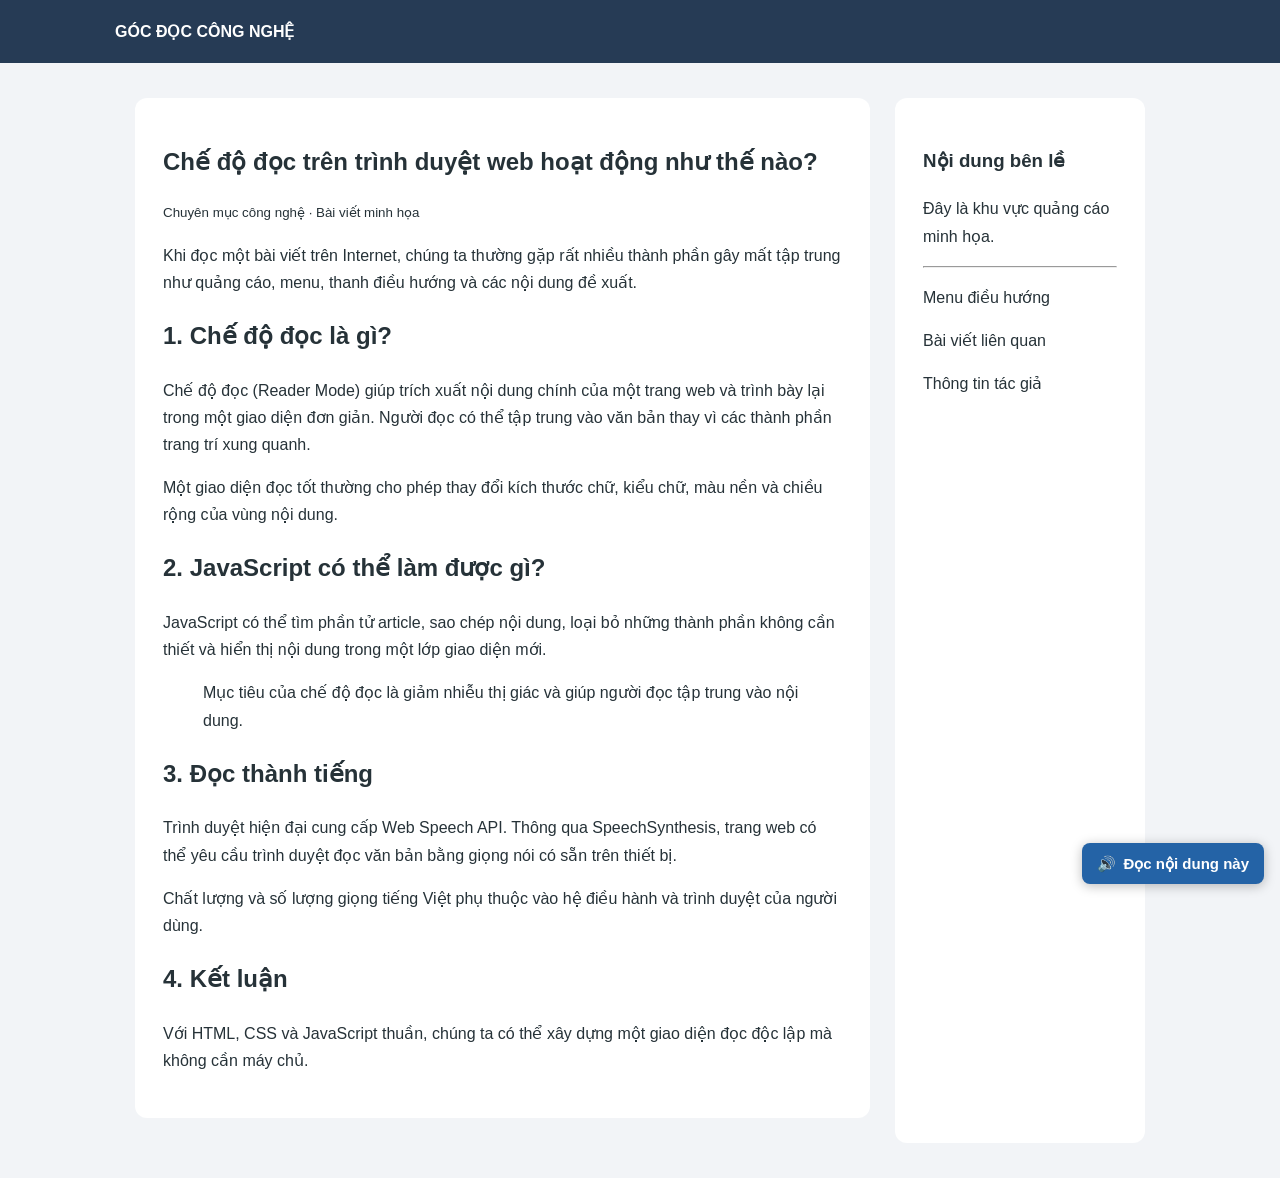
<file: tts-widget-embeding-web/index.html>
<!DOCTYPE html>
<html lang="vi">
<head>
<meta charset="UTF-8">
<meta name="viewport" content="width=device-width, initial-scale=1">
<title>TTS Widget - Web Reader</title>
<style>
:root{color-scheme:light}
*{box-sizing:border-box}
body{margin:0;font:16px/1.7 Arial,sans-serif;background:#f2f4f7;color:#263238}
button,select,input{font:inherit}
button{border:0;border-radius:7px;padding:9px 13px;background:#2463a6;color:#fff;cursor:pointer}
button:hover:not(:disabled){filter:brightness(1.08)}
button:disabled{opacity:.42;cursor:not-allowed}
button.secondary{background:#64748b}
button.danger{background:#b83a3a}
button.active{outline:2px solid #fbbf24;outline-offset:2px}
header{padding:18px max(20px,calc((100% - 1050px)/2));background:#263b55;color:#fff}
main{max-width:1050px;margin:35px auto;padding:0 20px}
.layout{display:grid;grid-template-columns:minmax(0,1fr) 250px;gap:25px}
/* Widget launcher is inserted after #article; keep the sidebar beside the article. */
.layout > .tts-widget-root{grid-column:1}
.layout > aside{grid-column:2;grid-row:1 / span 2}
article,aside{padding:28px;border-radius:12px;background:#fff}
h1{line-height:1.35}
.open-button{text-align:center;margin:30px}
.reader{display:none;position:fixed;inset:0;z-index:1000;overflow-y:auto;background:#f7f0dc;color:#453b2d}
.reader.open{display:block}
.reader.dark{background:#202124;color:#e8eaed}
.reader.light{background:#fff;color:#222}
.reader.paper{background:#f7f0dc;color:#453b2d}
.reader-toolbar{position:sticky;top:0;z-index:10;background:#263b55;color:#fff;padding:10px 12px;box-shadow:0 2px 8px #0002}
.reader-toolbar.toolbar-bottom{top:auto;bottom:0}
.toolbar-row{display:flex;flex-wrap:wrap;justify-content:center;align-items:center;gap:8px}
.reader-toolbar select,.reader-toolbar input{max-width:240px;padding:7px;border-radius:5px;border:1px solid #ccc;color:#222;background:#fff}
.reader-content{max-width:760px;margin:35px auto;padding:0 24px 70px;font-family:Georgia,serif;font-size:20px;line-height:1.9}
.reader-content h1,.reader-content h2{line-height:1.4}
.reader-content img{max-width:100%;height:auto}
.reader-content blockquote{border-left:4px solid #9aa;padding-left:20px}
.reader-content [data-reader-paragraph]{border-radius:5px;transition:background-color .18s ease,color .18s ease,outline-color .18s ease}
.reader-content .tts-active{background:var(--hl-bg,#ffe58a);color:var(--hl-color,#332600);outline:2px solid var(--hl-border,#e0a800);outline-offset:3px}
.reader-content .tts-word{background:#ffbd59;color:#241500;border-radius:3px}
.voice-panel{max-width:1000px;margin:10px auto 0;padding:10px 14px;background:#ffffff18;border-radius:8px}
.voice-row{display:flex;flex-wrap:wrap;align-items:center;gap:10px;margin:7px 0}
.voice-row label{min-width:100px;font-size:14px}
.voice-row select{flex:1;min-width:180px}
.voice-info{font-size:12px;color:#dce5ef;margin-top:5px}
.settings-panel .voice-panel{max-width:none;margin:0;padding:0;background:transparent}
.settings-panel .voice-info{color:#475569}
.reader-status{text-align:center;font-size:13px;padding:9px;opacity:.9}
.settings-panel{display:none;max-width:1000px;margin:10px auto 0;padding:14px;background:#fff;color:#263238;border-radius:9px;max-height:48vh;overflow:auto}
.settings-panel.open{display:block}
.settings-grid{display:grid;grid-template-columns:repeat(auto-fit,minmax(220px,1fr));gap:14px}
.setting-group{border:1px solid #dbe1e8;border-radius:8px;padding:12px}
.setting-group h3{font-size:15px;margin:0 0 10px}
.setting-group label{display:block;font-size:13px;margin:8px 0 4px}
.setting-group input,.setting-group select{width:100%;padding:7px;border:1px solid #cbd5e1;border-radius:5px}
.setting-actions{display:flex;gap:8px;justify-content:flex-end;margin-top:12px}
@media(max-width:700px){.layout{grid-template-columns:1fr}aside{display:none}.reader-content{margin-top:22px}.reader-toolbar select{max-width:100%}.voice-row label{min-width:78px}}

/* CONTEXT MENU */
.reader-context-menu{position:fixed;z-index:3000;display:none;min-width:170px;padding:6px;background:#fff;color:#1f2937;border:1px solid #cbd5e1;border-radius:9px;box-shadow:0 8px 28px #0003}
.reader-context-menu.open{display:block}
.reader-context-menu button{display:block;width:100%;padding:9px 12px;text-align:left;background:transparent;color:#1f2937;border-radius:5px}
.reader-context-menu button:hover{background:#eaf2fb;filter:none}
</style>
</head>
<body>
<header><strong>GÓC ĐỌC CÔNG NGHỆ</strong></header>
<main>
<div class="layout">
<article id="article">
<h1>Chế độ đọc trên trình duyệt web hoạt động như thế nào?</h1>
<p><small>Chuyên mục công nghệ · Bài viết minh họa</small></p>
<p>Khi đọc một bài viết trên Internet, chúng ta thường gặp rất nhiều thành phần gây mất tập trung như quảng cáo, menu, thanh điều hướng và các nội dung đề xuất.</p>
<h2>1. Chế độ đọc là gì?</h2>
<p>Chế độ đọc (Reader Mode) giúp trích xuất nội dung chính của một trang web và trình bày lại trong một giao diện đơn giản. Người đọc có thể tập trung vào văn bản thay vì các thành phần trang trí xung quanh.</p>
<p>Một giao diện đọc tốt thường cho phép thay đổi kích thước chữ, kiểu chữ, màu nền và chiều rộng của vùng nội dung.</p>
<h2>2. JavaScript có thể làm được gì?</h2>
<p>JavaScript có thể tìm phần tử article, sao chép nội dung, loại bỏ những thành phần không cần thiết và hiển thị nội dung trong một lớp giao diện mới.</p>
<blockquote>Mục tiêu của chế độ đọc là giảm nhiễu thị giác và giúp người đọc tập trung vào nội dung.</blockquote>
<h2>3. Đọc thành tiếng</h2>
<p>Trình duyệt hiện đại cung cấp Web Speech API. Thông qua SpeechSynthesis, trang web có thể yêu cầu trình duyệt đọc văn bản bằng giọng nói có sẵn trên thiết bị.</p>
<p>Chất lượng và số lượng giọng tiếng Việt phụ thuộc vào hệ điều hành và trình duyệt của người dùng.</p>
<h2>4. Kết luận</h2>
<p>Với HTML, CSS và JavaScript thuần, chúng ta có thể xây dựng một giao diện đọc độc lập mà không cần máy chủ.</p>
</article>
<aside><h3>Nội dung bên lề</h3><p>Đây là khu vực quảng cáo minh họa.</p><hr><p>Menu điều hướng</p><p>Bài viết liên quan</p><p>Thông tin tác giả</p></aside>
</div>
</main>

<script src="./tts-widget.js" defer data-content-selector="#article"></script>
</body>
</html>
</file>
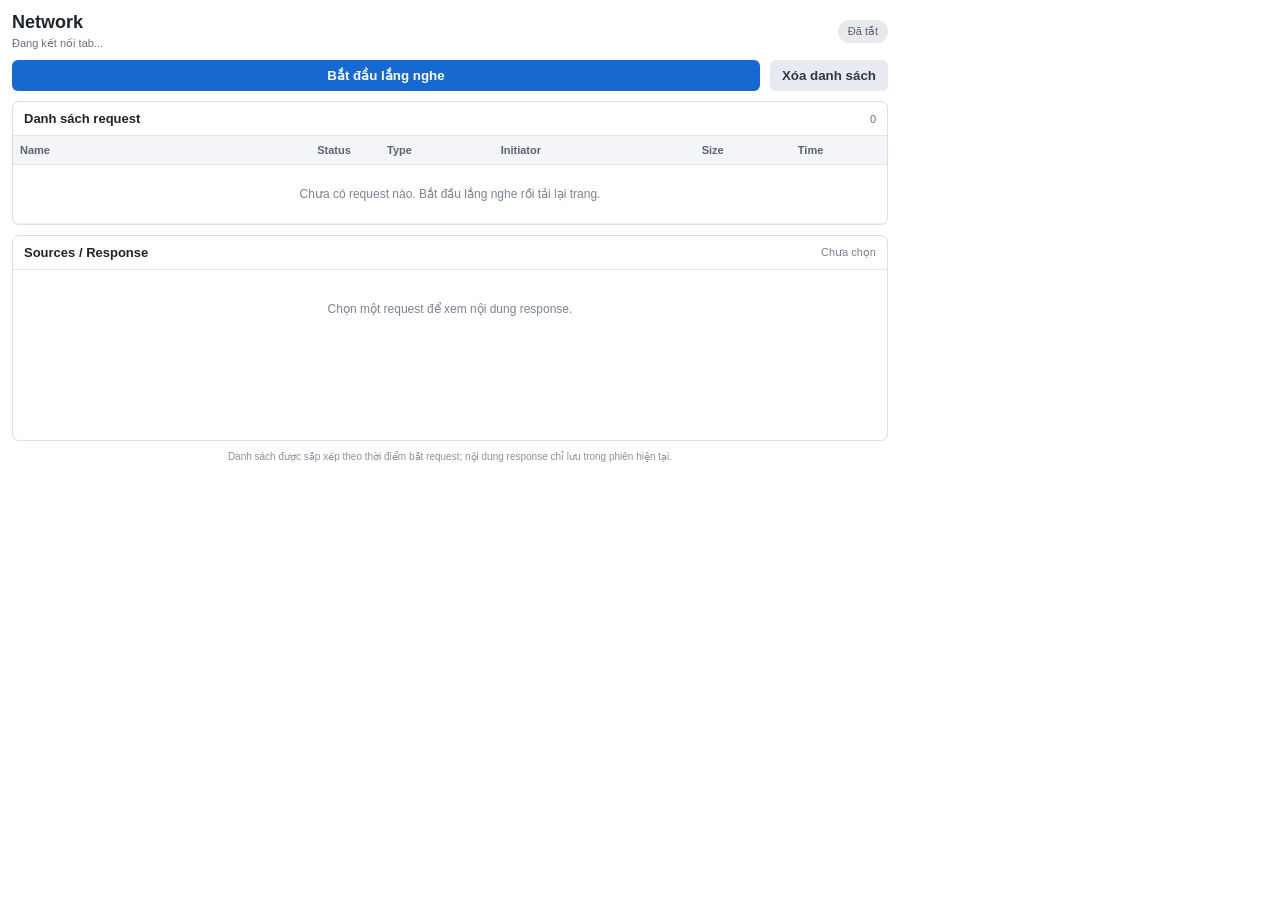
<file: network-listener-chrome-extension/popup.html>
<!doctype html>
<html lang="vi">
<head>
  <meta charset="utf-8">
  <meta name="viewport" content="width=device-width, initial-scale=1">
  <title>Network Listener</title>
  <link rel="stylesheet" href="popup.css">
</head>
<body>
  <main class="app">
    <header class="topbar">
      <div><h1>Network</h1><p id="tabHost">Đang kết nối tab...</p></div>
      <span id="stateBadge" class="badge">Đã tắt</span>
    </header>
    <section class="listen-panel">
      <button id="toggleListen" class="primary">Bắt đầu lắng nghe</button>
      <button id="clearList" class="secondary">Xóa danh sách</button>
    </section>
    <section class="requests-section">
      <div class="section-heading"><h2>Danh sách request</h2><span id="fileCount">0</span></div>
      <div class="table-scroll">
        <table class="request-table">
          <thead><tr>
            <th class="name-col">Name</th><th>Status</th><th>Type</th>
            <th>Initiator</th><th>Size</th><th>Time</th>
          </tr></thead>
          <tbody id="fileList"><tr><td colspan="6" class="empty">Chưa có request nào. Bắt đầu lắng nghe rồi tải lại trang.</td></tr></tbody>
        </table>
      </div>
    </section>
    <section class="viewer-section">
      <div class="section-heading"><h2>Sources / Response</h2><span id="viewerType" class="muted">Chưa chọn</span></div>
      <div id="viewer" class="viewer"><div class="empty">Chọn một request để xem nội dung response.</div></div>
    </section>
    <footer>Danh sách được sắp xếp theo thời điểm bắt request; nội dung response chỉ lưu trong phiên hiện tại.</footer>
  </main>
  <script src="popup.js"></script>
</body>
</html>
</file>
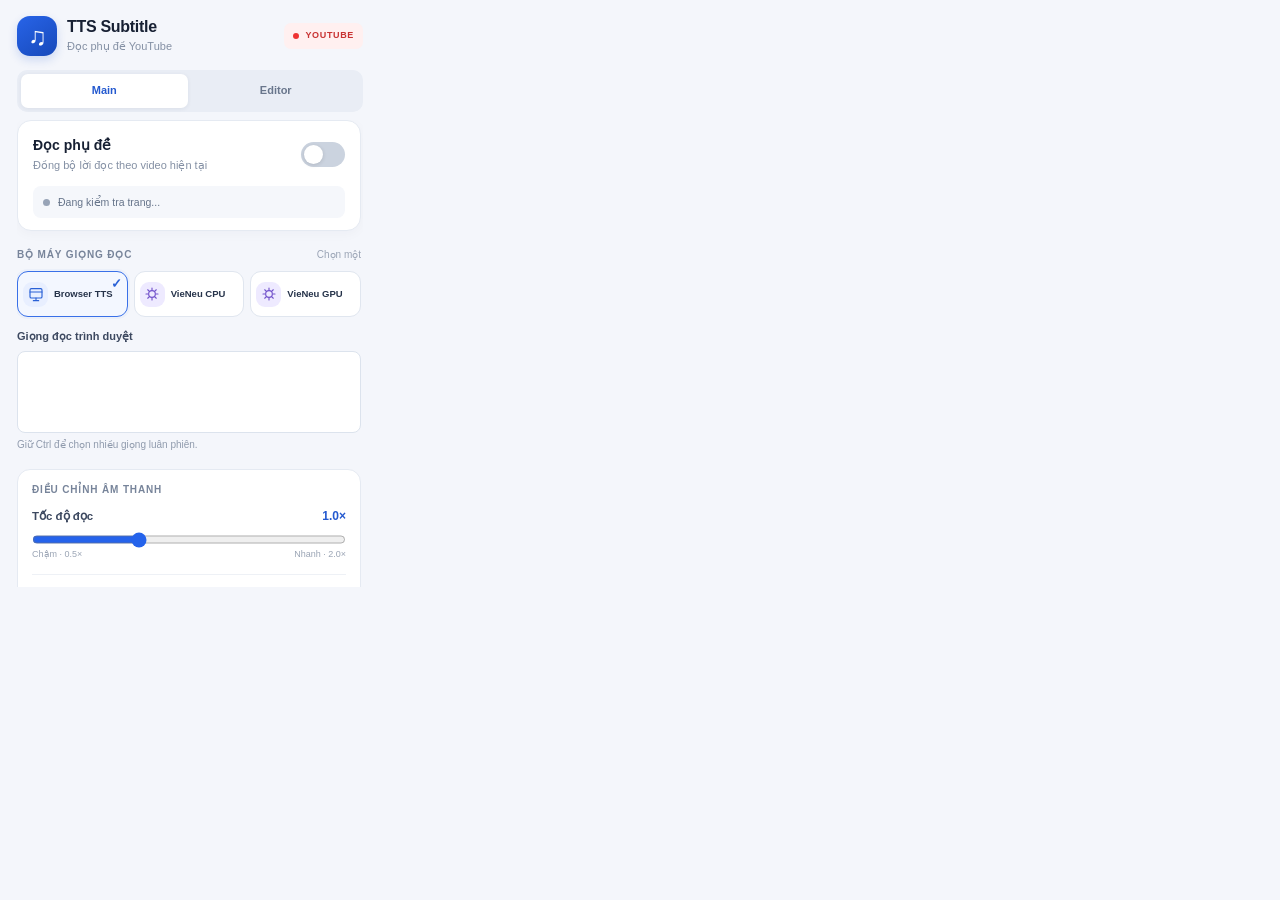
<file: tts-subtitle-youtobe-chrome-extension/popup.html>
<!doctype html>
<html lang="vi">
<head>
  <meta charset="utf-8">
  <meta name="viewport" content="width=device-width,initial-scale=1">
  <title>TTS Subtitle YouTube</title>
  <link rel="stylesheet" href="popup.css">
</head>
<body>
  <main class="app">
    <header class="header">
      <div class="brand">
        <div class="brand-icon" aria-hidden="true"><span>♫</span></div>
        <div class="brand-copy"><h1>TTS Subtitle</h1><p>Đọc phụ đề YouTube</p></div>
      </div>
      <span class="youtube-tag"><span class="youtube-dot"></span> YOUTUBE</span>
    </header>
    <nav class="tab-nav" aria-label="Khu vực tiện ích"><button class="tab-button is-active" type="button" data-tab="main" aria-selected="true">Main</button><button class="tab-button" type="button" data-tab="editor" aria-selected="false">Editor</button></nav>
    <section id="mainPanel" class="tab-panel is-active">
    <section class="playback-card">
      <div class="playback-top">
        <div class="playback-copy"><h2>Đọc phụ đề</h2><p>Đồng bộ lời đọc theo video hiện tại</p></div>
        <label class="toggle" aria-label="Bật hoặc tắt đọc phụ đề">
          <input id="enabled" type="checkbox"><span class="toggle-track"></span>
        </label>
      </div>
      <div class="status-line"><span class="status-dot"></span><p id="status" class="status" role="status" aria-live="polite">Đang kiểm tra trang...</p></div>
    </section>

    <section class="section engine-section">
      <div class="section-heading"><span class="section-label">BỘ MÁY GIỌNG ĐỌC</span><span class="section-hint">Chọn một</span></div>
      <select id="engine" class="engine-native" aria-label="Bộ máy giọng đọc">
        <option value="browser">Browser TTS</option><option value="vieneu">VieNeu CPU (8080)</option><option value="vieneu-gpu">VieNeu GPU (8081)</option>
      </select>
      <div class="engine-cards">
        <button class="engine-card is-active" type="button" data-engine="browser" aria-pressed="true">
          <span class="engine-icon browser-icon"><svg viewBox="0 0 24 24" aria-hidden="true"><rect x="3" y="4" width="18" height="14" rx="2"/><path d="M8 22h8M12 18v4M3 9h18"/></svg></span>
          <span class="engine-card-copy"><strong>Browser TTS</strong><small>Giọng trình duyệt</small></span><span class="engine-check">✓</span>
        </button>
        <button class="engine-card" type="button" data-engine="vieneu" aria-pressed="false">
          <span class="engine-icon vieneu-icon"><svg viewBox="0 0 24 24" aria-hidden="true"><path d="M12 3v3m0 12v3M3 12h3m12 0h3M5.6 5.6l2.1 2.1m8.6 8.6 2.1 2.1m0-12.8-2.1 2.1m-8.6 8.6-2.1 2.1"/><circle cx="12" cy="12" r="5"/></svg></span>
          <span class="engine-card-copy"><strong>VieNeu CPU</strong><small>Local · cổng 8080</small></span><span class="engine-check">✓</span>
        </button>
        <button class="engine-card" type="button" data-engine="vieneu-gpu" aria-pressed="false">
          <span class="engine-icon vieneu-icon"><svg viewBox="0 0 24 24" aria-hidden="true"><path d="M12 3v3m0 12v3M3 12h3m12 0h3M5.6 5.6l2.1 2.1m8.6 8.6 2.1 2.1m0-12.8-2.1 2.1m-8.6 8.6-2.1 2.1"/><circle cx="12" cy="12" r="5"/></svg></span>
          <span class="engine-card-copy"><strong>VieNeu GPU</strong><small>Local · cổng 8081</small></span><span class="engine-check">✓</span>
        </button>
      </div>

      <div id="browserSettings" class="engine-settings">
        <label class="field-label" for="voices">Giọng đọc trình duyệt</label>
        <select id="voices" class="control voice-list" multiple size="4" aria-describedby="voiceHelp"></select>
        <p id="voiceHelp" class="field-help">Giữ Ctrl để chọn nhiều giọng luân phiên.</p>
      </div>
      <div id="vieneuSettings" class="engine-settings" hidden>
        <div id="vieneuCpuSettings">
          <label class="field-label">Giọng VieNeu CPU</label>
          <div class="control" aria-readonly="true">Pham Tuyen</div>
          <p class="field-help">CPU sử dụng cố định giọng Pham Tuyen như phiên bản cũ.</p>
        </div>
        <div id="vieneuGpuSettings" hidden>
          <div class="voice-heading">
            <label class="field-label" for="vieneuVoices">Danh sách giọng VieNeu GPU</label>
            <button id="refreshVieNeuVoices" class="refresh-voices" type="button" title="Tải lại danh sách giọng">↻ Tải lại</button>
          </div>
          <select id="vieneuVoices" class="control voice-list vieneu-voice-list" multiple size="5" aria-describedby="vieneuVoiceHelp"></select>
          <p id="vieneuVoiceHelp" class="field-help">Chọn một giọng để dùng cố định hoặc giữ Ctrl để chọn nhiều giọng luân phiên.</p>
          <p id="vieneuVoiceStatus" class="voice-api-status" role="status">Đang chờ danh sách giọng GPU...</p>
        </div>
      </div>
    </section>

    <section class="section tuning">
      <div class="section-heading"><span class="section-label">ĐIỀU CHỈNH ÂM THANH</span></div>
      <div class="range-block">
        <div class="range-heading"><label for="rate">Tốc độ đọc</label><strong id="rateValue">1.0×</strong></div>
        <input id="rate" class="range" type="range" min=".5" max="2" step=".1" value="1">
        <div class="range-limits"><span>Chậm · 0.5×</span><span>Nhanh · 2.0×</span></div>
      </div>
      <div class="range-block volume-block">
        <div class="range-heading"><label for="volume">Âm lượng</label><strong id="volumeValue">100%</strong></div>
        <input id="volume" class="range" type="range" min="0" max="1" step=".05" value="1">
        <div class="range-limits"><span>0%</span><span>100%</span></div>
      </div>
    </section>

    <details class="advanced">
      <summary><span class="advanced-title"><span class="advanced-icon">⚙</span><span><strong>Thiết lập nâng cao</strong><small>Tùy chỉnh cách đọc phụ đề</small></span></span><span class="summary-chevron">⌄</span></summary>
      <div class="advanced-content">
        <label class="field-label" for="readingMode">Chế độ đọc phụ đề</label>
        <select id="readingMode" class="control">
          <option value="story">Kể chuyện · Ghép câu tự nhiên</option>
          <option value="original">Nguyên bản · Đọc từng đoạn</option>
        </select>
        <label class="check-row"><span><strong>Tự chọn giọng theo ngôn ngữ</strong><small>Ưu tiên giọng phù hợp với phụ đề</small></span><input id="autoLanguage" type="checkbox" checked></label>
        <div id="rotateSetting"><label class="check-row"><span><strong>Luân phiên giọng đọc</strong><small>Thay đổi giọng giữa các đoạn</small></span><input id="rotateVoices" type="checkbox"></label></div>
        <p class="advanced-help">Chế độ kể chuyện ghép các đoạn phụ đề thành câu hoàn chỉnh. Cả hai chế độ đều đồng bộ với thời gian video.</p>
        <div class="text-filter-panel">
          <div class="filter-heading"><span><strong>Lọc văn bản bằng Regex</strong><small>Chỉ lọc nội dung TTS, không sửa phụ đề YouTube</small></span><label class="mini-toggle"><input id="textFiltersEnabled" type="checkbox"><span></span></label></div>
          <div id="textFilterRules" class="filter-rules"></div>
          <button id="addTextFilterRule" class="filter-add" type="button">＋ Thêm quy tắc</button>
          <label class="field-label" for="filterTestInput">Thử nghiệm bộ lọc</label>
          <textarea id="filterTestInput" class="filter-textarea" rows="2" placeholder="Xin chào [âm nhạc] mọi người"></textarea>
          <div class="filter-preview-label">Kết quả sau lọc</div>
          <div id="filterTestOutput" class="filter-preview" aria-live="polite"></div>
          <p class="advanced-help">Bạn chỉ cần tích các tùy chọn theo lời giải thích bên trên, không cần nhập mã. Để trống phần “Thay thế bằng” nếu muốn xóa đoạn khớp.</p>
          <p id="filterStatus" class="filter-status" role="status" aria-live="polite"></p>
        </div>
      </div>
    </details>
    </section>
    <section id="editorPanel" class="tab-panel" hidden>
      <div class="editor-heading"><div><h2>Biên soạn phụ đề</h2><p id="editorVideoTitle">Đang tải video hiện tại...</p></div><button id="editorReload" class="editor-secondary" type="button">↻ Tải lại</button></div>
      <div class="editor-toolbar"><div class="editor-toolbar-top"><span id="editorCount">0 đoạn phụ đề</span></div><div class="editor-toolbar-actions"><button id="editorAdd" class="editor-primary" type="button" title="Thêm đoạn phụ đề">＋ Thêm đoạn</button><button id="editorSave" class="editor-primary editor-save" type="button" title="Lưu biên tập">💾 Lưu biên tập</button><button id="editorReset" class="editor-secondary editor-reset" type="button" title="Khôi phục phụ đề gốc">↶ Khôi phục gốc</button></div></div>
      <p class="editor-help">Thời gian tính bằng giây. Bạn có thể sửa nội dung, thời điểm bắt đầu/kết thúc, nhảy đến đoạn đang biên tập hoặc xóa đoạn.</p>
      <div id="editorStatus" class="editor-status" role="status" aria-live="polite">Đang tải phụ đề...</div><div id="editorCueList" class="editor-cue-list"></div>
      <p class="editor-note">Bản biên tập được lưu riêng theo video, không thay đổi phụ đề gốc YouTube.</p>
    </section>
  </main>
  <script src="popup.js"></script>
</body>
</html>
</file>
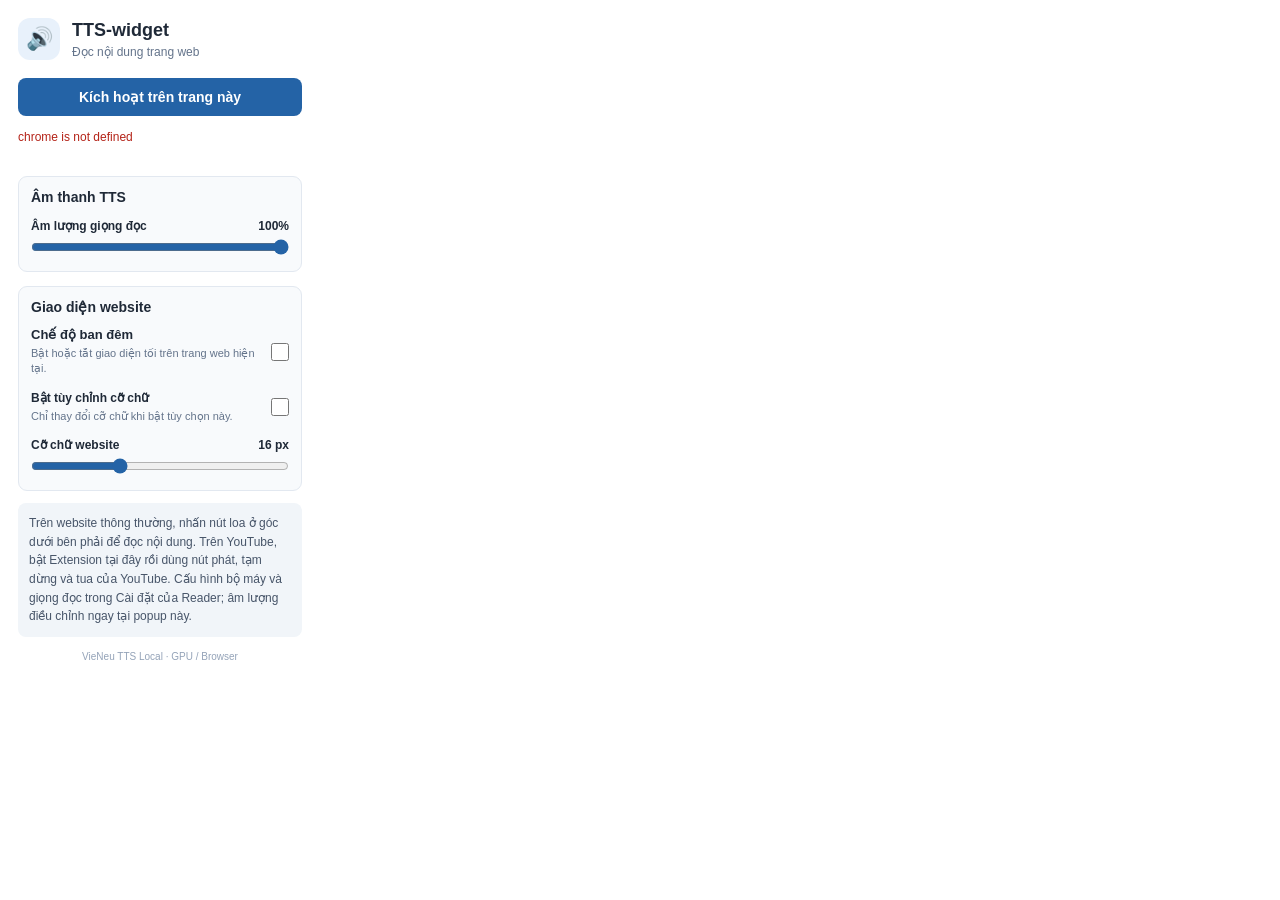
<file: tts-widget-chrome-extension/popup.html>
<!doctype html>
<html lang="vi">
<head>
  <meta charset="utf-8">
  <meta name="viewport" content="width=device-width, initial-scale=1">
  <title>TTS-widget</title>
  <link rel="stylesheet" href="popup.css">
  <script src="popup.js" defer></script>
</head>
<body>
  <main class="popup">
    <div class="brand">
      <div class="brand-icon" aria-hidden="true">🔊</div>
      <div>
        <h1>TTS-widget</h1>
        <p>Đọc nội dung trang web</p>
      </div>
    </div>

    <button id="toggleButton" type="button">Đang kiểm tra…</button>

    <p id="status" class="status" role="status" aria-live="polite">
      Đang kiểm tra trạng thái trên tab hiện tại.
    </p>

    <section class="appearance-setting audio-setting" aria-label="Âm thanh TTS">
      <h2>Âm thanh TTS</h2>
      <label class="font-size-row" for="ttsVolume"><span>Âm lượng giọng đọc</span><output id="ttsVolumeValue">100%</output></label>
      <input id="ttsVolume" type="range" min="0" max="1" step="0.05" value="1">
    </section>

    <section class="appearance-setting" aria-label="Giao diện website">
      <h2>Giao diện website</h2>
      <label class="switch-row" for="darkModeToggle">
        <span class="switch-copy"><strong>Chế độ ban đêm</strong><small>Bật hoặc tắt giao diện tối trên trang web hiện tại.</small></span>
        <input id="darkModeToggle" type="checkbox">
      </label>
      <label class="font-enable-row" for="pageFontEnabled"><span><strong>Bật tùy chỉnh cỡ chữ</strong><small>Chỉ thay đổi cỡ chữ khi bật tùy chọn này.</small></span><input id="pageFontEnabled" type="checkbox"></label>
      <label class="font-size-row" for="pageFontSize"><span>Cỡ chữ website</span><output id="pageFontSizeValue">16 px</output></label>
      <input id="pageFontSize" type="range" min="12" max="24" step="1" value="16">
    </section>

    <div class="hint">
      Trên website thông thường, nhấn nút loa ở góc dưới bên phải để đọc nội dung.
      Trên YouTube, bật Extension tại đây rồi dùng nút phát, tạm dừng và tua của YouTube.
      Cấu hình bộ máy và giọng đọc trong Cài đặt của Reader; âm lượng điều chỉnh ngay tại popup này.
    </div>
    <footer>VieNeu TTS Local · GPU / Browser</footer>
  </main>
</body>
</html>
</file>
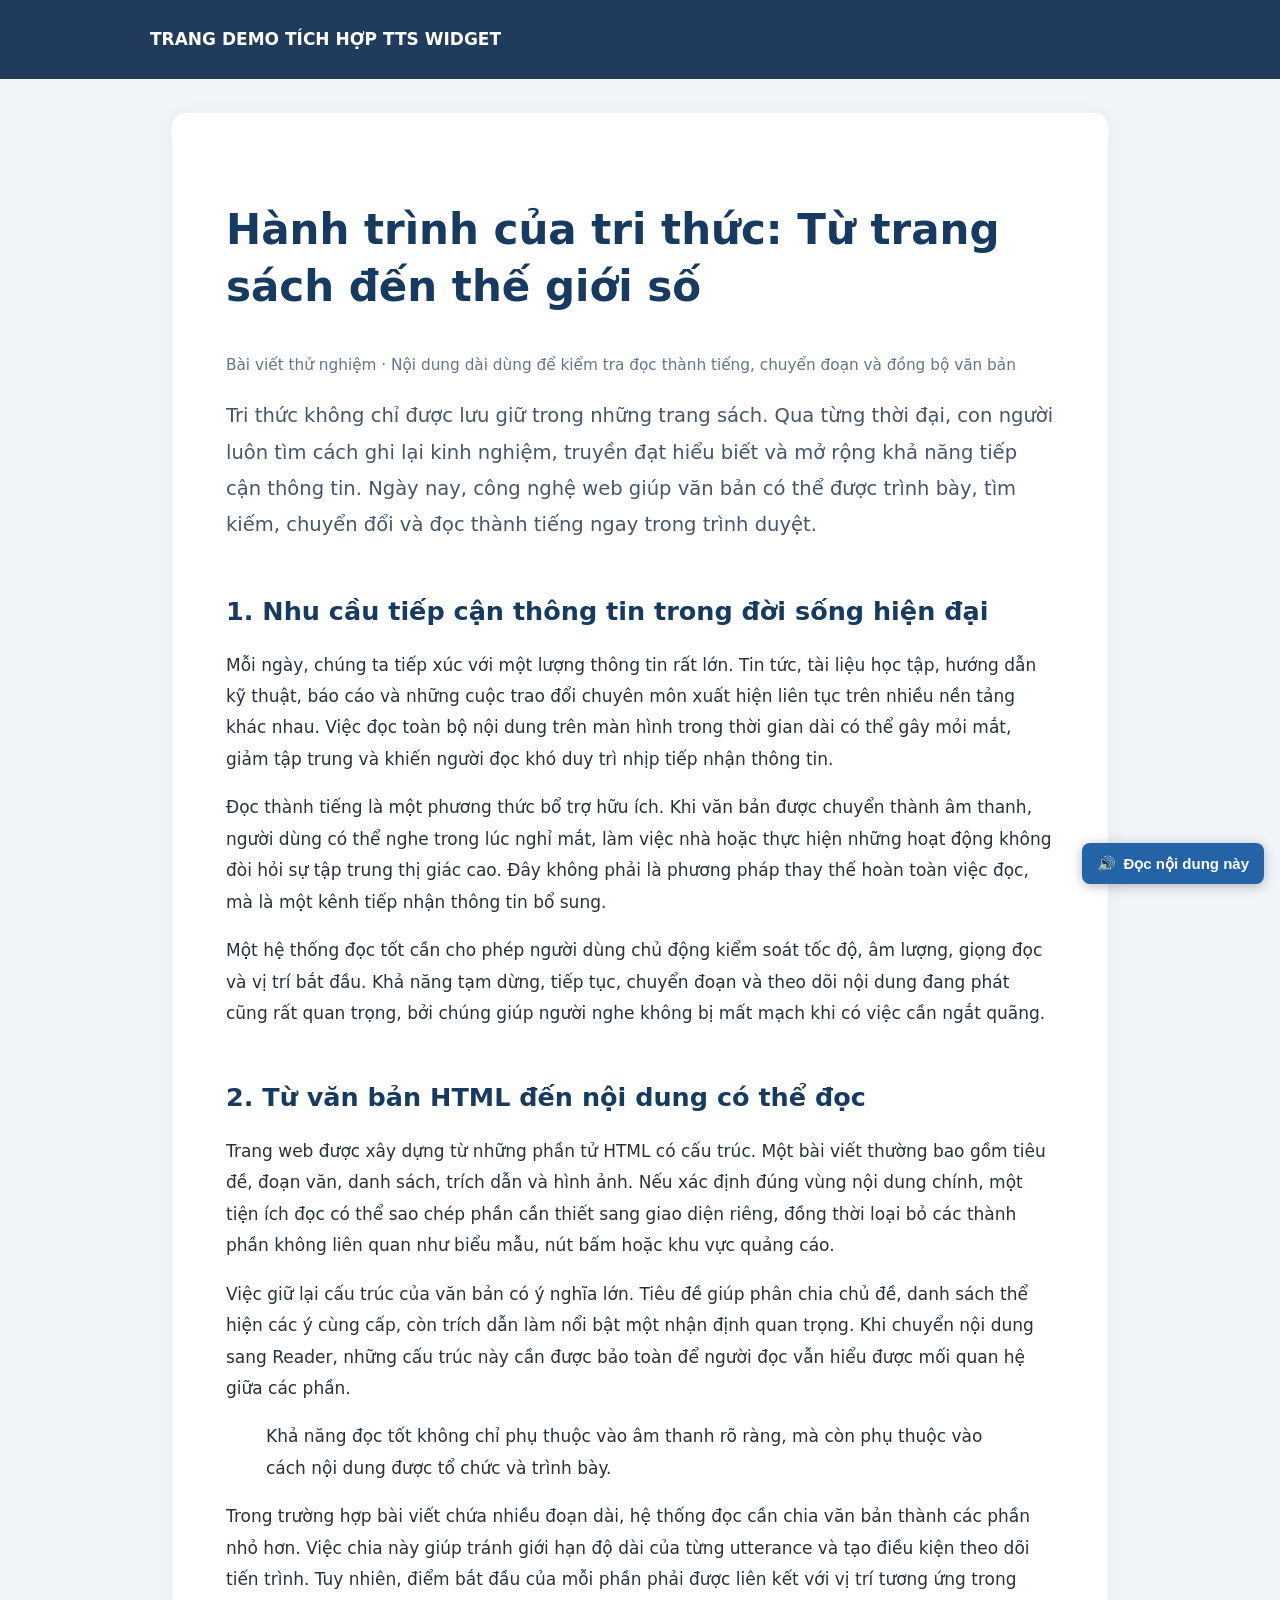
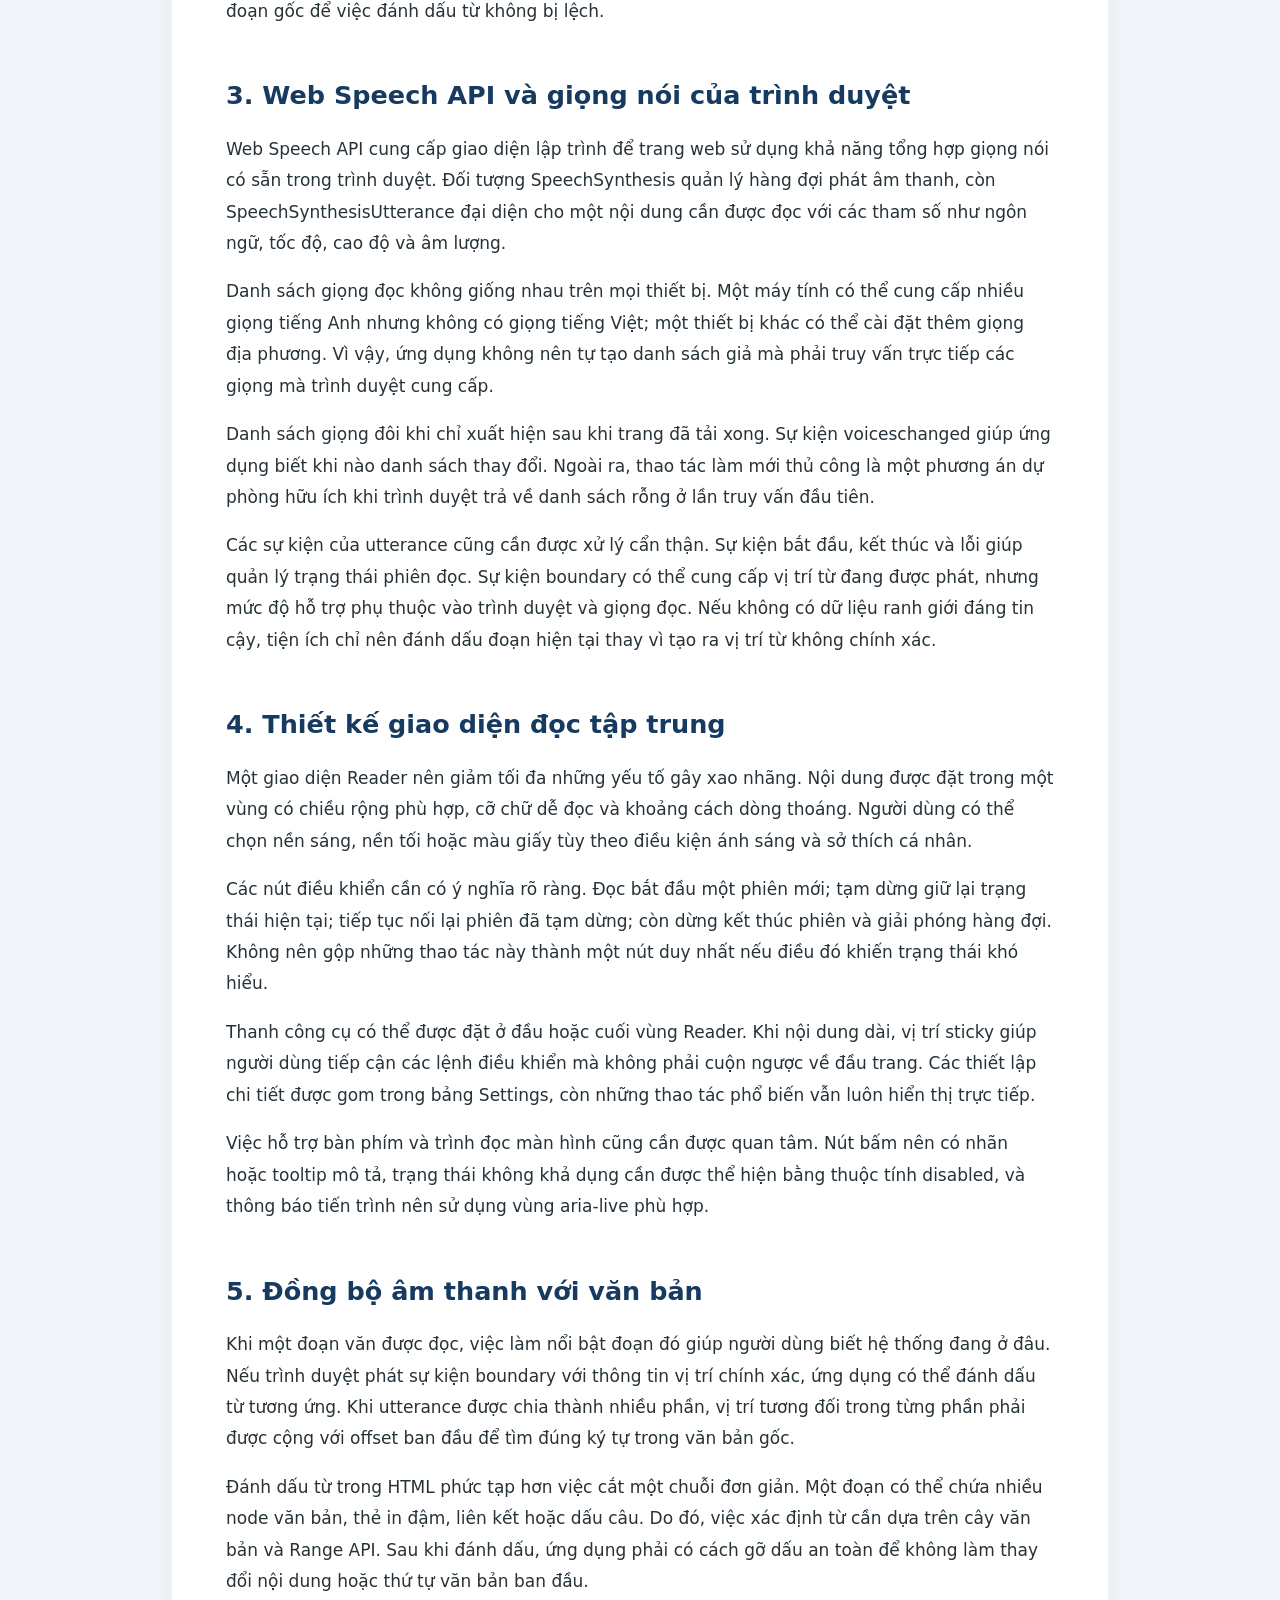
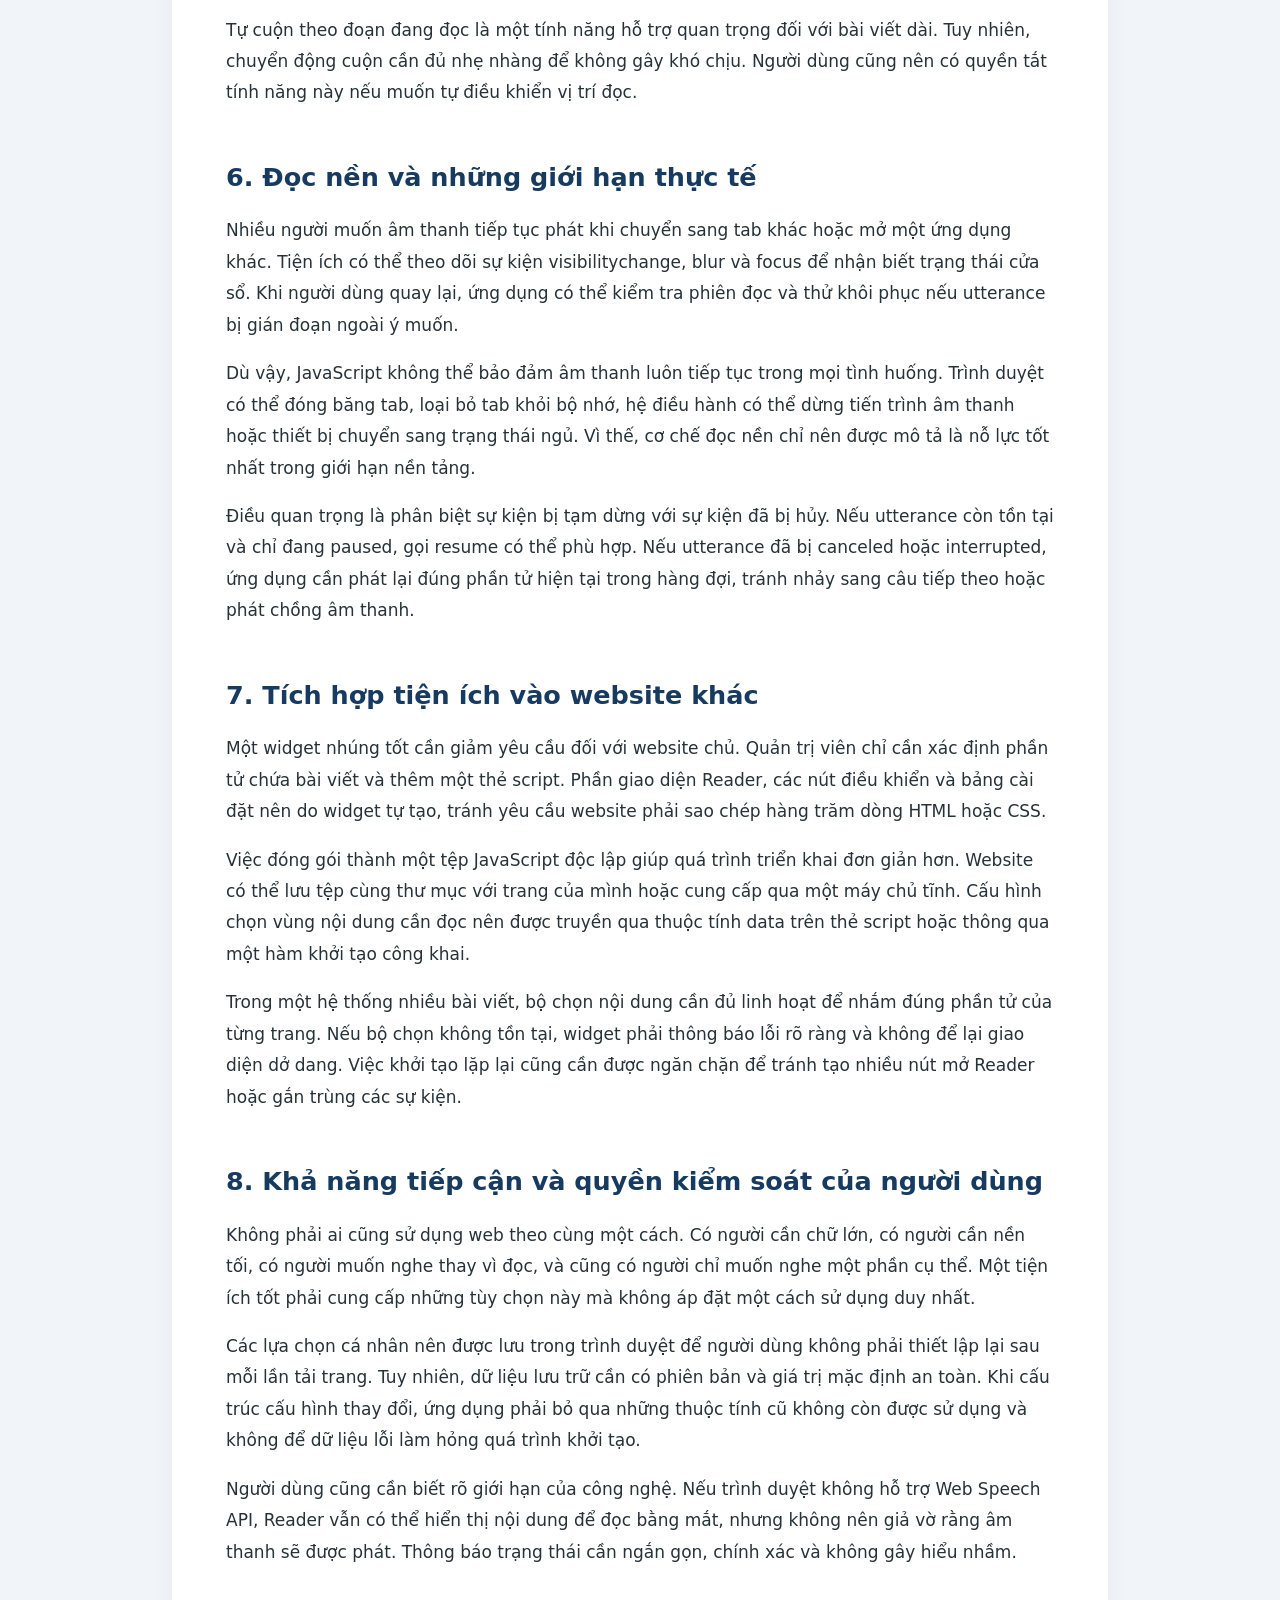
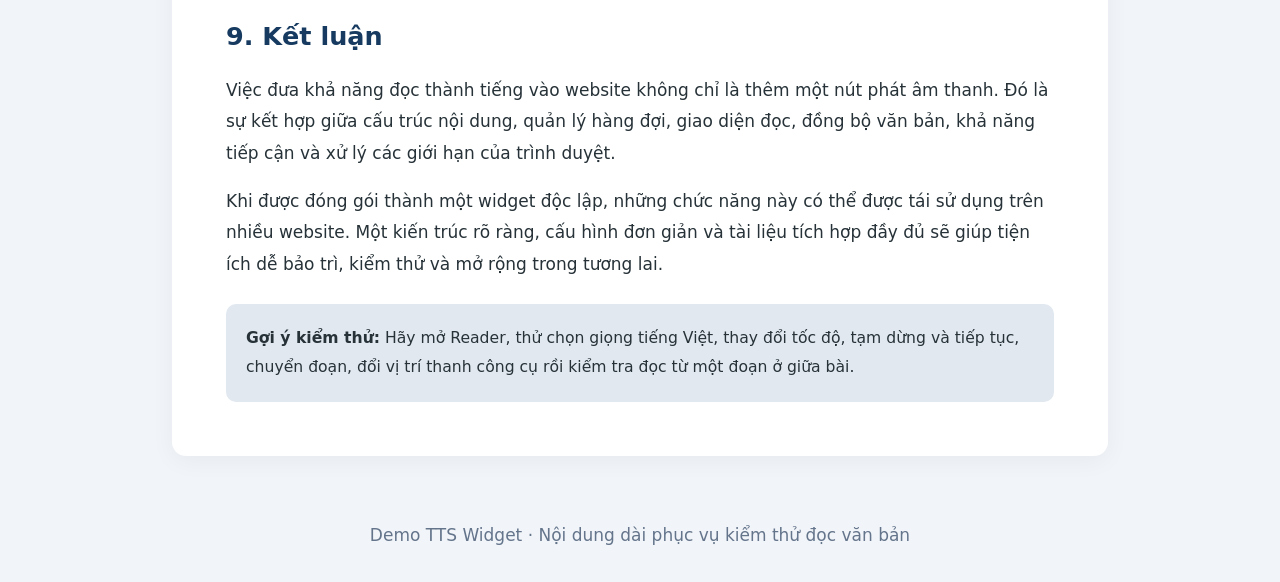
<file: tts-widget-embeding-web/demo.html>
<!DOCTYPE html>
<html lang="vi">
<head>
<meta charset="UTF-8">
<meta name="viewport" content="width=device-width, initial-scale=1">
<title>Demo TTS Widget - Bài viết dài</title>
<style>
*{box-sizing:border-box}body{margin:0;background:#f1f5f9;color:#263238;font:17px/1.85 system-ui,Arial,sans-serif}
header{background:#203b5b;color:#fff;padding:24px max(22px,calc((100% - 980px)/2))}
main{max-width:980px;margin:34px auto;padding:0 22px}
article{background:#fff;padding:clamp(22px,5vw,54px);border-radius:14px;box-shadow:0 5px 24px #0f172a0c}
h1,h2{line-height:1.35;color:#173b60}h1{font-size:clamp(30px,4vw,42px)}h2{margin-top:2em}
.lead{font-size:1.15em;color:#475569}
.meta{color:#64748b;font-size:.9em}
aside{background:#e2e8f0;padding:20px;border-radius:10px;margin-top:24px;font-size:.92em}
footer{text-align:center;color:#64748b;padding:30px}
</style>
</head>
<body>
<header><strong>TRANG DEMO TÍCH HỢP TTS WIDGET</strong></header>
<main>
<article id="article">
<h1>Hành trình của tri thức: Từ trang sách đến thế giới số</h1>
<p class="meta">Bài viết thử nghiệm · Nội dung dài dùng để kiểm tra đọc thành tiếng, chuyển đoạn và đồng bộ văn bản</p>
<p class="lead">Tri thức không chỉ được lưu giữ trong những trang sách. Qua từng thời đại, con người luôn tìm cách ghi lại kinh nghiệm, truyền đạt hiểu biết và mở rộng khả năng tiếp cận thông tin. Ngày nay, công nghệ web giúp văn bản có thể được trình bày, tìm kiếm, chuyển đổi và đọc thành tiếng ngay trong trình duyệt.</p>
<h2>1. Nhu cầu tiếp cận thông tin trong đời sống hiện đại</h2>
<p>Mỗi ngày, chúng ta tiếp xúc với một lượng thông tin rất lớn. Tin tức, tài liệu học tập, hướng dẫn kỹ thuật, báo cáo và những cuộc trao đổi chuyên môn xuất hiện liên tục trên nhiều nền tảng khác nhau. Việc đọc toàn bộ nội dung trên màn hình trong thời gian dài có thể gây mỏi mắt, giảm tập trung và khiến người đọc khó duy trì nhịp tiếp nhận thông tin.</p>
<p>Đọc thành tiếng là một phương thức bổ trợ hữu ích. Khi văn bản được chuyển thành âm thanh, người dùng có thể nghe trong lúc nghỉ mắt, làm việc nhà hoặc thực hiện những hoạt động không đòi hỏi sự tập trung thị giác cao. Đây không phải là phương pháp thay thế hoàn toàn việc đọc, mà là một kênh tiếp nhận thông tin bổ sung.</p>
<p>Một hệ thống đọc tốt cần cho phép người dùng chủ động kiểm soát tốc độ, âm lượng, giọng đọc và vị trí bắt đầu. Khả năng tạm dừng, tiếp tục, chuyển đoạn và theo dõi nội dung đang phát cũng rất quan trọng, bởi chúng giúp người nghe không bị mất mạch khi có việc cần ngắt quãng.</p>
<h2>2. Từ văn bản HTML đến nội dung có thể đọc</h2>
<p>Trang web được xây dựng từ những phần tử HTML có cấu trúc. Một bài viết thường bao gồm tiêu đề, đoạn văn, danh sách, trích dẫn và hình ảnh. Nếu xác định đúng vùng nội dung chính, một tiện ích đọc có thể sao chép phần cần thiết sang giao diện riêng, đồng thời loại bỏ các thành phần không liên quan như biểu mẫu, nút bấm hoặc khu vực quảng cáo.</p>
<p>Việc giữ lại cấu trúc của văn bản có ý nghĩa lớn. Tiêu đề giúp phân chia chủ đề, danh sách thể hiện các ý cùng cấp, còn trích dẫn làm nổi bật một nhận định quan trọng. Khi chuyển nội dung sang Reader, những cấu trúc này cần được bảo toàn để người đọc vẫn hiểu được mối quan hệ giữa các phần.</p>
<blockquote>Khả năng đọc tốt không chỉ phụ thuộc vào âm thanh rõ ràng, mà còn phụ thuộc vào cách nội dung được tổ chức và trình bày.</blockquote>
<p>Trong trường hợp bài viết chứa nhiều đoạn dài, hệ thống đọc cần chia văn bản thành các phần nhỏ hơn. Việc chia này giúp tránh giới hạn độ dài của từng utterance và tạo điều kiện theo dõi tiến trình. Tuy nhiên, điểm bắt đầu của mỗi phần phải được liên kết với vị trí tương ứng trong đoạn gốc để việc đánh dấu từ không bị lệch.</p>
<h2>3. Web Speech API và giọng nói của trình duyệt</h2>
<p>Web Speech API cung cấp giao diện lập trình để trang web sử dụng khả năng tổng hợp giọng nói có sẵn trong trình duyệt. Đối tượng SpeechSynthesis quản lý hàng đợi phát âm thanh, còn SpeechSynthesisUtterance đại diện cho một nội dung cần được đọc với các tham số như ngôn ngữ, tốc độ, cao độ và âm lượng.</p>
<p>Danh sách giọng đọc không giống nhau trên mọi thiết bị. Một máy tính có thể cung cấp nhiều giọng tiếng Anh nhưng không có giọng tiếng Việt; một thiết bị khác có thể cài đặt thêm giọng địa phương. Vì vậy, ứng dụng không nên tự tạo danh sách giả mà phải truy vấn trực tiếp các giọng mà trình duyệt cung cấp.</p>
<p>Danh sách giọng đôi khi chỉ xuất hiện sau khi trang đã tải xong. Sự kiện voiceschanged giúp ứng dụng biết khi nào danh sách thay đổi. Ngoài ra, thao tác làm mới thủ công là một phương án dự phòng hữu ích khi trình duyệt trả về danh sách rỗng ở lần truy vấn đầu tiên.</p>
<p>Các sự kiện của utterance cũng cần được xử lý cẩn thận. Sự kiện bắt đầu, kết thúc và lỗi giúp quản lý trạng thái phiên đọc. Sự kiện boundary có thể cung cấp vị trí từ đang được phát, nhưng mức độ hỗ trợ phụ thuộc vào trình duyệt và giọng đọc. Nếu không có dữ liệu ranh giới đáng tin cậy, tiện ích chỉ nên đánh dấu đoạn hiện tại thay vì tạo ra vị trí từ không chính xác.</p>
<h2>4. Thiết kế giao diện đọc tập trung</h2>
<p>Một giao diện Reader nên giảm tối đa những yếu tố gây xao nhãng. Nội dung được đặt trong một vùng có chiều rộng phù hợp, cỡ chữ dễ đọc và khoảng cách dòng thoáng. Người dùng có thể chọn nền sáng, nền tối hoặc màu giấy tùy theo điều kiện ánh sáng và sở thích cá nhân.</p>
<p>Các nút điều khiển cần có ý nghĩa rõ ràng. Đọc bắt đầu một phiên mới; tạm dừng giữ lại trạng thái hiện tại; tiếp tục nối lại phiên đã tạm dừng; còn dừng kết thúc phiên và giải phóng hàng đợi. Không nên gộp những thao tác này thành một nút duy nhất nếu điều đó khiến trạng thái khó hiểu.</p>
<p>Thanh công cụ có thể được đặt ở đầu hoặc cuối vùng Reader. Khi nội dung dài, vị trí sticky giúp người dùng tiếp cận các lệnh điều khiển mà không phải cuộn ngược về đầu trang. Các thiết lập chi tiết được gom trong bảng Settings, còn những thao tác phổ biến vẫn luôn hiển thị trực tiếp.</p>
<p>Việc hỗ trợ bàn phím và trình đọc màn hình cũng cần được quan tâm. Nút bấm nên có nhãn hoặc tooltip mô tả, trạng thái không khả dụng cần được thể hiện bằng thuộc tính disabled, và thông báo tiến trình nên sử dụng vùng aria-live phù hợp.</p>
<h2>5. Đồng bộ âm thanh với văn bản</h2>
<p>Khi một đoạn văn được đọc, việc làm nổi bật đoạn đó giúp người dùng biết hệ thống đang ở đâu. Nếu trình duyệt phát sự kiện boundary với thông tin vị trí chính xác, ứng dụng có thể đánh dấu từ tương ứng. Khi utterance được chia thành nhiều phần, vị trí tương đối trong từng phần phải được cộng với offset ban đầu để tìm đúng ký tự trong văn bản gốc.</p>
<p>Đánh dấu từ trong HTML phức tạp hơn việc cắt một chuỗi đơn giản. Một đoạn có thể chứa nhiều node văn bản, thẻ in đậm, liên kết hoặc dấu câu. Do đó, việc xác định từ cần dựa trên cây văn bản và Range API. Sau khi đánh dấu, ứng dụng phải có cách gỡ dấu an toàn để không làm thay đổi nội dung hoặc thứ tự văn bản ban đầu.</p>
<p>Tự cuộn theo đoạn đang đọc là một tính năng hỗ trợ quan trọng đối với bài viết dài. Tuy nhiên, chuyển động cuộn cần đủ nhẹ nhàng để không gây khó chịu. Người dùng cũng nên có quyền tắt tính năng này nếu muốn tự điều khiển vị trí đọc.</p>
<h2>6. Đọc nền và những giới hạn thực tế</h2>
<p>Nhiều người muốn âm thanh tiếp tục phát khi chuyển sang tab khác hoặc mở một ứng dụng khác. Tiện ích có thể theo dõi sự kiện visibilitychange, blur và focus để nhận biết trạng thái cửa sổ. Khi người dùng quay lại, ứng dụng có thể kiểm tra phiên đọc và thử khôi phục nếu utterance bị gián đoạn ngoài ý muốn.</p>
<p>Dù vậy, JavaScript không thể bảo đảm âm thanh luôn tiếp tục trong mọi tình huống. Trình duyệt có thể đóng băng tab, loại bỏ tab khỏi bộ nhớ, hệ điều hành có thể dừng tiến trình âm thanh hoặc thiết bị chuyển sang trạng thái ngủ. Vì thế, cơ chế đọc nền chỉ nên được mô tả là nỗ lực tốt nhất trong giới hạn nền tảng.</p>
<p>Điều quan trọng là phân biệt sự kiện bị tạm dừng với sự kiện đã bị hủy. Nếu utterance còn tồn tại và chỉ đang paused, gọi resume có thể phù hợp. Nếu utterance đã bị canceled hoặc interrupted, ứng dụng cần phát lại đúng phần tử hiện tại trong hàng đợi, tránh nhảy sang câu tiếp theo hoặc phát chồng âm thanh.</p>
<h2>7. Tích hợp tiện ích vào website khác</h2>
<p>Một widget nhúng tốt cần giảm yêu cầu đối với website chủ. Quản trị viên chỉ cần xác định phần tử chứa bài viết và thêm một thẻ script. Phần giao diện Reader, các nút điều khiển và bảng cài đặt nên do widget tự tạo, tránh yêu cầu website phải sao chép hàng trăm dòng HTML hoặc CSS.</p>
<p>Việc đóng gói thành một tệp JavaScript độc lập giúp quá trình triển khai đơn giản hơn. Website có thể lưu tệp cùng thư mục với trang của mình hoặc cung cấp qua một máy chủ tĩnh. Cấu hình chọn vùng nội dung cần đọc nên được truyền qua thuộc tính data trên thẻ script hoặc thông qua một hàm khởi tạo công khai.</p>
<p>Trong một hệ thống nhiều bài viết, bộ chọn nội dung cần đủ linh hoạt để nhắm đúng phần tử của từng trang. Nếu bộ chọn không tồn tại, widget phải thông báo lỗi rõ ràng và không để lại giao diện dở dang. Việc khởi tạo lặp lại cũng cần được ngăn chặn để tránh tạo nhiều nút mở Reader hoặc gắn trùng các sự kiện.</p>
<h2>8. Khả năng tiếp cận và quyền kiểm soát của người dùng</h2>
<p>Không phải ai cũng sử dụng web theo cùng một cách. Có người cần chữ lớn, có người cần nền tối, có người muốn nghe thay vì đọc, và cũng có người chỉ muốn nghe một phần cụ thể. Một tiện ích tốt phải cung cấp những tùy chọn này mà không áp đặt một cách sử dụng duy nhất.</p>
<p>Các lựa chọn cá nhân nên được lưu trong trình duyệt để người dùng không phải thiết lập lại sau mỗi lần tải trang. Tuy nhiên, dữ liệu lưu trữ cần có phiên bản và giá trị mặc định an toàn. Khi cấu trúc cấu hình thay đổi, ứng dụng phải bỏ qua những thuộc tính cũ không còn được sử dụng và không để dữ liệu lỗi làm hỏng quá trình khởi tạo.</p>
<p>Người dùng cũng cần biết rõ giới hạn của công nghệ. Nếu trình duyệt không hỗ trợ Web Speech API, Reader vẫn có thể hiển thị nội dung để đọc bằng mắt, nhưng không nên giả vờ rằng âm thanh sẽ được phát. Thông báo trạng thái cần ngắn gọn, chính xác và không gây hiểu nhầm.</p>
<h2>9. Kết luận</h2>
<p>Việc đưa khả năng đọc thành tiếng vào website không chỉ là thêm một nút phát âm thanh. Đó là sự kết hợp giữa cấu trúc nội dung, quản lý hàng đợi, giao diện đọc, đồng bộ văn bản, khả năng tiếp cận và xử lý các giới hạn của trình duyệt.</p>
<p>Khi được đóng gói thành một widget độc lập, những chức năng này có thể được tái sử dụng trên nhiều website. Một kiến trúc rõ ràng, cấu hình đơn giản và tài liệu tích hợp đầy đủ sẽ giúp tiện ích dễ bảo trì, kiểm thử và mở rộng trong tương lai.</p>
<aside><strong>Gợi ý kiểm thử:</strong> Hãy mở Reader, thử chọn giọng tiếng Việt, thay đổi tốc độ, tạm dừng và tiếp tục, chuyển đoạn, đổi vị trí thanh công cụ rồi kiểm tra đọc từ một đoạn ở giữa bài.</aside>
</article>
</main>
<footer>Demo TTS Widget · Nội dung dài phục vụ kiểm thử đọc văn bản</footer>
<script src="./tts-widget.js" defer data-content-selector="#article"></script>
</body>
</html>
</file>
<file: network-listener-chrome-extension/popup.css>
:root{color-scheme:light;font-family:Arial,sans-serif;background:#fff;color:#20242b}
*{box-sizing:border-box}
body{margin:0;width:900px;min-height:680px}
.app{padding:12px;display:flex;flex-direction:column;gap:10px}
.topbar,.section-heading,.listen-panel{display:flex;align-items:center;justify-content:space-between;gap:10px}
h1{margin:0;font-size:18px}h2{margin:0;font-size:13px}
p{margin:4px 0 0;color:#687180;font-size:11px;max-width:680px;overflow-wrap:anywhere}
.badge{border-radius:20px;padding:5px 10px;background:#e7e9ed;color:#596170;font-size:11px;white-space:nowrap}
.badge.active{background:#d9f5e4;color:#13753b}
button{border:0;border-radius:6px;padding:8px 12px;font-weight:600;cursor:pointer}
button:disabled{opacity:.55;cursor:wait}
.primary{flex:1;background:#1769d2;color:white}.secondary{background:#e7eaf0;color:#303846}
.requests-section,.viewer-section{background:#fff;border:1px solid #d9dee7;border-radius:7px;min-width:0;overflow:hidden}
.section-heading{padding:9px 11px;border-bottom:1px solid #e4e7ec}
#fileCount{color:#657083;font-size:11px}
.table-scroll{max-height:330px;overflow:auto}
.request-table{width:100%;border-collapse:collapse;table-layout:fixed;font-size:11px}
.request-table th{position:sticky;top:0;z-index:1;background:#f3f5f8;color:#596273;text-align:left;font-weight:600;border-bottom:1px solid #dfe3e9;padding:8px 7px}
.request-table td{padding:7px;border-bottom:1px solid #edf0f3;white-space:nowrap;overflow:hidden;text-overflow:ellipsis}
.request-table tbody tr{cursor:pointer}
.request-table tbody tr:hover{background:#f3f7fc}
.request-table tbody tr.selected{background:#e7f0ff;outline:1px solid #8db8f2;outline-offset:-1px}
.name-col{width:34%}.request-table th:nth-child(2){width:8%}.request-table th:nth-child(3){width:13%}.request-table th:nth-child(4){width:23%}.request-table th:nth-child(5){width:11%}.request-table th:nth-child(6){width:11%}
.name-cell{font-weight:600;color:#245da8}.status-ok{color:#168044}.status-error{color:#c0392b}
.empty{padding:20px 10px!important;text-align:center;color:#7a8492;font-size:12px;line-height:1.5;cursor:default!important}
.viewer{min-height:170px;max-height:300px;overflow:auto;padding:10px}
.file-meta{display:grid;grid-template-columns:100px minmax(0,1fr);gap:6px 10px;font-size:11px;margin-bottom:10px}
.file-meta .key{color:#788292}.file-meta .value{overflow-wrap:anywhere}
.text-content{margin:0;padding:12px;border-radius:5px;background:#111827;color:#e5edf8;font:11px/1.55 Consolas,monospace;white-space:pre;overflow:auto;min-height:120px}
.binary-notice{padding:14px;border-radius:6px;background:#fff5e5;color:#82520b;font-size:12px;line-height:1.55}
.muted{color:#778191;font-size:11px}
footer{color:#89919d;font-size:10px;text-align:center}
</file>
<file: tts-subtitle-youtobe-chrome-extension/popup.css>
*{box-sizing:border-box}
:root{color-scheme:light}
body{width:380px;margin:0;background:#f4f6fb;color:#172033;font:13px/1.45 Inter,"Segoe UI",Arial,sans-serif}
button,input,select{font:inherit}
.app{padding:16px 17px 13px}
.header{display:flex;align-items:center;justify-content:space-between;margin-bottom:14px}
.brand{display:flex;align-items:center;gap:10px}
.brand-icon{display:grid;place-items:center;width:40px;height:40px;border-radius:13px;background:linear-gradient(145deg,#2864e8,#1749ba);color:#fff;box-shadow:0 4px 10px #2459cf30}
.brand-icon span{font-size:25px;font-weight:700;line-height:1}
h1{margin:0;font-size:16px;line-height:1.2;font-weight:750;letter-spacing:-.3px}
.header p{margin:3px 0 0;color:#8490a4;font-size:11px}
.youtube-tag{display:flex;align-items:center;gap:6px;padding:6px 9px;border-radius:7px;background:#fff0f0;color:#c83232;font-size:9px;font-weight:800;letter-spacing:.65px}
.youtube-dot{width:6px;height:6px;border-radius:50%;background:#e33}
.playback-card{padding:14px 15px 12px;background:#fff;border:1px solid #e5eaf2;border-radius:14px;box-shadow:0 3px 12px #192b4b08}
.playback-top{display:flex;align-items:center;justify-content:space-between}
.playback-copy h2{margin:0;font-size:14px;font-weight:750}
.playback-copy p{margin:3px 0 0;color:#8490a4;font-size:11px}
.toggle{position:relative;display:inline-flex;width:44px;height:25px;flex:none}
.toggle input{position:absolute;opacity:0;width:1px;height:1px}
.toggle-track{width:44px;height:25px;border-radius:20px;background:#cbd3df;transition:background .18s;cursor:pointer}
.toggle-track:after{content:"";position:absolute;top:3px;left:3px;width:19px;height:19px;border-radius:50%;background:white;box-shadow:0 1px 4px #0002;transition:transform .18s}
.toggle input:checked+.toggle-track{background:#2563eb}
.toggle input:checked+.toggle-track:after{transform:translateX(19px)}
.toggle input:focus-visible+.toggle-track{outline:2px solid #2563eb;outline-offset:2px}
.status-line{display:flex;align-items:center;gap:8px;margin-top:12px;padding:8px 10px;border-radius:8px;background:#f5f7fb;min-height:32px}
.status-dot{width:7px;height:7px;flex:none;border-radius:50%;background:#98a4b7}
.status{margin:0;color:#66748a;font-size:10.5px;line-height:1.35}
.section{margin-top:17px}
.section-heading{display:flex;align-items:center;justify-content:space-between;margin-bottom:8px}
.section-label{color:#77849a;font-size:10px;font-weight:800;letter-spacing:.85px}
.section-hint{color:#9aa4b5;font-size:10px}
.engine-native{position:absolute;width:1px;height:1px;overflow:hidden;clip:rect(0,0,0,0);white-space:nowrap}
.engine-cards{display:grid;grid-template-columns:repeat(3,minmax(0,1fr));gap:6px}
.engine-card{position:relative;display:flex;align-items:center;gap:6px;min-width:0;padding:10px 5px 9px;border:1px solid #e0e6ef;border-radius:11px;background:#fff;color:#26334a;text-align:left;cursor:pointer;transition:border-color .15s,background .15s,box-shadow .15s}
.engine-card:hover{border-color:#aabce8}
.engine-card.is-active{border:1.5px solid #3970e8;background:#f3f7ff;box-shadow:0 0 0 2px #3970e80d}
.engine-icon{display:grid;place-items:center;width:25px;height:25px;flex:none;border-radius:9px}
.engine-icon svg{width:16px;height:16px;fill:none;stroke:currentColor;stroke-width:1.7;stroke-linecap:round;stroke-linejoin:round}
.browser-icon{background:#e8efff;color:#2860d6}
.vieneu-icon{background:#eeeaff;color:#7252cb}
.engine-card-copy{display:flex;flex-direction:column;min-width:0;gap:2px}
.engine-card-copy strong{font-size:9.5px;font-weight:750;white-space:nowrap}
.engine-card-copy small{display:none;color:#8792a5;font-size:9px;white-space:nowrap}
.engine-check{display:none;position:absolute;top:3px;right:5px;margin-left:0;color:#2860d6;font-size:13px;font-weight:800}
.engine-card.is-active .engine-check{display:block}
.engine-settings[hidden]{display:none}
.field-label{display:block;margin:12px 0 6px;color:#3d4960;font-size:11px;font-weight:700}
.control{display:block;width:100%;min-height:36px;padding:8px 10px;border:1px solid #dce3ed;border-radius:8px;background:#fff;color:#202b40;font:inherit;outline:none}
.control:focus{border-color:#6b91ed;box-shadow:0 0 0 3px #2563eb16}
.voice-list{min-height:82px;padding:4px;font-size:11px}
.voice-list option{padding:4px 6px;border-radius:4px}
.field-help{margin:5px 0 0;color:#909bad;font-size:10px}
.tuning{padding:13px 14px 12px;background:#fff;border:1px solid #e5eaf2;border-radius:13px}
.tuning>.section-heading{margin-bottom:10px}
.range-block+.range-block{margin-top:13px;padding-top:12px;border-top:1px solid #eef1f6}
.range-heading{display:flex;align-items:center;justify-content:space-between;color:#3d4960;font-size:11.5px;font-weight:700}
.range-heading strong{color:#2459cf;font-size:12px;font-variant-numeric:tabular-nums}
.range{display:block;width:100%;height:17px;margin:6px 0 0;accent-color:#2563eb;cursor:pointer}
.range-limits{display:flex;justify-content:space-between;color:#9aa4b4;font-size:9px}
.advanced{margin-top:11px;padding:0 13px;background:#fff;border:1px solid #e5eaf2;border-radius:11px}
.advanced summary{display:flex;align-items:center;justify-content:space-between;min-height:52px;cursor:pointer;list-style:none}
.advanced summary::-webkit-details-marker{display:none}
.advanced-title{display:flex;align-items:center;gap:9px}
.advanced-icon{display:grid;place-items:center;width:29px;height:29px;border-radius:8px;background:#f1f4f9;color:#64748b;font-size:16px}
.advanced-title strong,.advanced-title small{display:block}
.advanced-title strong{font-size:11px;font-weight:750;color:#354158}
.advanced-title small{margin-top:2px;color:#929daf;font-size:9.5px}
.summary-chevron{color:#8591a5;font-size:17px;transition:transform .15s}
.advanced[open] .summary-chevron{transform:rotate(180deg)}
.advanced-content{padding:0 0 12px;border-top:1px solid #edf0f5}
.check-row{display:flex;align-items:center;justify-content:space-between;gap:12px;padding:10px 0;border-bottom:1px solid #f0f2f6;cursor:pointer}
.check-row strong,.check-row small{display:block}
.check-row strong{font-size:10.5px;font-weight:700;color:#3d4960}
.check-row small{margin-top:2px;color:#929bad;font-size:9.5px}
.check-row input{width:16px;height:16px;accent-color:#2563eb;flex:none}
.advanced-help{margin:9px 0 0;color:#8a94a7;font-size:9.5px;line-height:1.5}
.stop-button{display:flex;align-items:center;justify-content:center;gap:8px;width:100%;min-height:39px;margin-top:12px;border:1px solid #f3d7d7;border-radius:9px;background:#fff5f5;color:#c63838;font-size:11.5px;font-weight:750;cursor:pointer;transition:background .15s}
.stop-button:hover{background:#ffe9e9}
.stop-button:active{transform:translateY(1px)}
.stop-square{width:9px;height:9px;border-radius:2px;background:#d74747}
footer{margin-top:11px;text-align:center;color:#a0a8b6;font-size:9px}
.footer-mark{color:#3970d9;font-size:12px;font-weight:800}
.footer-separator{padding:0 4px}
:disabled{opacity:.48;cursor:not-allowed!important}
.voice-heading{display:flex;align-items:center;justify-content:space-between}
.voice-heading .field-label{margin-bottom:6px}
.refresh-voices{padding:4px 7px;border:1px solid #dce5f5;border-radius:6px;background:#f5f8ff;color:#285bc4;font-size:10px;font-weight:650;cursor:pointer}
.refresh-voices:hover{background:#eaf1ff}
.vieneu-voice-list{min-height:105px}
.voice-api-status{margin:6px 0 0;color:#8290a5;font-size:10px;line-height:1.4}
.voice-api-status.error{color:#c63838}
.voice-api-status.success{color:#21834c}

.text-filter-panel{margin-top:14px;padding-top:13px;border-top:1px solid #e6eaf1}
.filter-heading{display:flex;align-items:center;justify-content:space-between;gap:10px;margin-bottom:10px}
.filter-heading strong,.filter-heading small{display:block}
.filter-heading strong{font-size:12px;color:#24324a}
.filter-heading small{font-size:10px;color:#8490a4;margin-top:2px}
.mini-toggle{position:relative;display:inline-flex;width:34px;height:19px;flex:0 0 auto}
.mini-toggle input{opacity:0;width:0;height:0}
.mini-toggle span{position:absolute;inset:0;border-radius:20px;background:#cbd2df;cursor:pointer}
.mini-toggle span:before{content:"";position:absolute;width:13px;height:13px;left:3px;top:3px;border-radius:50%;background:white;transition:.15s}
.mini-toggle input:checked+span{background:#2864e8}
.mini-toggle input:checked+span:before{transform:translateX(15px)}
.filter-rules{display:grid;gap:8px}
.filter-rule{padding:9px;border:1px solid #e2e7f0;border-radius:9px;background:#fff}
.filter-rule-top{display:flex;align-items:center;gap:9px;margin-bottom:8px}
.filter-rule-top strong{font-size:11px;flex:1}
.filter-rule-enabled{font-size:10px;color:#65728a;display:flex;align-items:center;gap:4px}
.filter-remove{border:0;background:#fff0f0;color:#bd3b3b;border-radius:5px;padding:4px 7px;font-size:10px;cursor:pointer}
.filter-field{display:block;margin-top:7px}
.filter-field span{display:block;margin-bottom:3px;color:#758198;font-size:10px}
.filter-field input{width:100%;min-width:0;border:1px solid #dce2ec;border-radius:6px;padding:7px 8px;background:#fbfcfe;color:#26344b;font:11px/1.4 Consolas,monospace;outline:none}
.filter-field input:focus,.filter-textarea:focus{border-color:#7da4f5}
.filter-add{width:100%;margin:8px 0 12px;padding:7px;border:1px dashed #a9b9d4;border-radius:7px;background:#f8faff;color:#315db3;font-size:11px;font-weight:650;cursor:pointer}
.filter-textarea{width:100%;border:1px solid #dce2ec;border-radius:6px;padding:7px 8px;background:#fbfcfe;color:#26344b;font:11px/1.4 Consolas,monospace;resize:vertical}
.filter-preview-label{margin:8px 0 4px;color:#758198;font-size:10px}
.filter-preview{min-height:31px;padding:8px;border:1px solid #b8dfc4;border-radius:6px;background:#f2fbf4;color:#245a34;font-size:11px;overflow-wrap:anywhere}
.filter-status{min-height:14px;margin:5px 0 0;color:#b45309;font-size:10px}

.filter-flags{margin-top:10px;padding:9px;border:1px solid #e2e7f0;border-radius:7px;background:#f8faff}
.filter-flags-title{margin-bottom:7px;color:#52617a;font-size:10px;font-weight:750}
.filter-flag-option{display:flex;align-items:flex-start;gap:7px;padding:6px 0;cursor:pointer}
.filter-flag-option+.filter-flag-option{border-top:1px solid #e9edf4}
.filter-flag-option input{width:15px;height:15px;margin:2px 0 0;flex:none;accent-color:#2563eb}
.filter-flag-option strong,.filter-flag-option small{display:block}
.filter-flag-option strong{color:#354158;font-size:10.5px}
.filter-flag-option small{margin-top:2px;color:#7e8ba0;font-size:9.5px;line-height:1.4}

.app{max-height:600px;overflow-y:auto}.tab-nav{display:grid;grid-template-columns:1fr 1fr;gap:5px;padding:4px;margin:0 0 12px;background:#e9edf5;border-radius:10px}.tab-button{min-height:34px;border:0;border-radius:7px;background:transparent;color:#69768c;font-size:11px;font-weight:750;cursor:pointer}.tab-button.is-active{background:#fff;color:#2459cf;box-shadow:0 1px 4px #1b2d4b12}.tab-panel[hidden]{display:none}.editor-heading{display:flex;align-items:center;justify-content:space-between;gap:8px;margin:3px 0 13px}.editor-heading h2{margin:0;color:#26344b;font-size:14px}.editor-heading p{margin:3px 0 0;color:#8994a7;font-size:10px;max-width:245px;overflow:hidden;text-overflow:ellipsis;white-space:nowrap}.editor-toolbar{display:flex;align-items:center;justify-content:space-between;padding:10px 11px;background:#fff;border:1px solid #e3e8f0;border-radius:9px}.editor-toolbar span{font-size:10px;color:#718097;font-weight:700}.editor-primary,.editor-secondary{border-radius:7px;padding:7px 10px;font-size:10px;font-weight:750;cursor:pointer}.editor-primary{border:1px solid #2864e8;background:#2864e8;color:#fff}.editor-secondary{border:1px solid #dce3ed;background:#fff;color:#52617a}.editor-help,.editor-note{font-size:10px;line-height:1.5;color:#8994a7}.editor-status{margin:8px 0;padding:8px 9px;border-radius:7px;background:#f2f5fa;color:#68768d;font-size:10px}.editor-status.error{background:#fff1f1;color:#b83232}.editor-status.success{background:#effaf3;color:#21834c}.editor-cue-list{display:grid;gap:8px;margin-top:8px}.editor-cue{padding:9px;background:#fff;border:1px solid #e0e6ef;border-radius:9px}.editor-cue-top{display:flex;align-items:center;justify-content:space-between;margin-bottom:7px}.editor-cue-top strong{font-size:10px;color:#52617a}.editor-cue-actions{display:flex;gap:5px}.editor-cue-actions button{padding:4px 7px;border:1px solid #e0e6ef;border-radius:5px;background:#f8faff;color:#53627a;font-size:9px;cursor:pointer}.editor-cue-actions .cue-delete{border-color:#f2d8d8;background:#fff5f5;color:#b93b3b}.editor-time-row{display:grid;grid-template-columns:1fr 1fr;gap:7px}.editor-time-field{font-size:9px;color:#8490a4}.editor-time-field input{display:block;width:100%;margin-top:3px;padding:6px 7px;border:1px solid #dce3ed;border-radius:6px;font:11px/1.4 Arial,sans-serif;color:#26344b}.editor-cue textarea{display:block;width:100%;min-height:54px;margin-top:7px;padding:7px 8px;border:1px solid #dce3ed;border-radius:6px;resize:vertical;font:11px/1.45 Arial,sans-serif;color:#26344b}.editor-footer{display:flex;gap:7px;margin-top:12px}.editor-save{flex:1;min-height:36px}.editor-note{margin:9px 1px 2px}

.editor-voice-field{display:block;margin-top:7px;color:#8490a4;font-size:9px}.editor-voice-select{display:block;width:100%;margin-top:3px;padding:7px 8px;border:1px solid #dce3ed;border-radius:6px;background:#fff;color:#26344b;font:10px/1.4 Arial,sans-serif;outline:none}.editor-voice-select:focus{border-color:#6b91ed;box-shadow:0 0 0 2px #2563eb16}

/* Bố cục cuộn độc lập: tab và thao tác Editor luôn nằm trong tầm nhìn. */
body{height:600px;overflow:hidden}
.app{height:600px;max-height:600px;display:flex;flex-direction:column;overflow:hidden}
.header{flex:0 0 auto}
.tab-nav{position:relative;z-index:5;flex:0 0 auto;margin-bottom:8px}
.tab-panel{min-height:0;flex:1 1 auto;overflow-y:auto;overscroll-behavior:contain;padding:0 2px 10px 0}
#mainPanel{padding-bottom:14px}
#editorPanel{position:relative}
.editor-heading{margin-top:3px}
.editor-toolbar{position:sticky;top:0;z-index:4;display:grid;gap:8px;padding:9px;background:#f4f6fb;border:1px solid #dfe5ef;border-radius:10px;box-shadow:0 3px 9px #17203312}
.editor-toolbar-top{display:flex;align-items:center;justify-content:space-between;gap:8px}
.editor-toolbar-actions{display:grid;grid-template-columns:1fr 1fr;gap:7px}
.editor-toolbar-actions button{min-height:34px;white-space:nowrap}
.editor-save{width:100%;flex:none}
.editor-reset{width:100%;font-size:9px;padding-left:5px;padding-right:5px}
.editor-help{margin:8px 1px}
.editor-footer{display:none}


/* Thanh thao tác Editor: ba nút nằm trên cùng một hàng. */
.editor-toolbar-actions{display:grid;grid-template-columns:repeat(3,minmax(0,1fr));gap:5px}
.editor-toolbar-actions button{min-width:0;min-height:35px;padding:6px 3px;font-size:9px;line-height:1.2;white-space:nowrap}
.editor-reset{font-size:8.5px}
.editor-cue{transition:background-color .16s ease,border-color .16s ease,box-shadow .16s ease}
.editor-cue.is-playing{background:#fff8d9;border-color:#e8c85a;box-shadow:0 0 0 1px #f4df8d inset}
.editor-cue.is-playing .editor-cue-top strong{color:#8a6410}
.editor-cue-actions .cue-pause{border-color:#e9d28a;background:#fffdf3;color:#8a6410}
.editor-cue-actions .cue-pause:hover{background:#fff2bf}
</file>
<file: tts-widget-chrome-extension/popup.css>
:root {
  color-scheme: light;
  font-family: Arial, sans-serif;
  color: #1f2937;
  background: #fff;
}
* { box-sizing: border-box; }
body { margin: 0; width: 320px; }
.popup { padding: 18px; }
.brand { display: flex; align-items: center; gap: 12px; margin-bottom: 18px; }
.brand-icon {
  display: grid; place-items: center; width: 42px; height: 42px;
  border-radius: 12px; background: #e8f1fb; font-size: 22px;
}
h1 { margin: 0; font-size: 18px; }
.brand p { margin: 4px 0 0; color: #64748b; font-size: 12px; }
button {
  width: 100%; border: 0; border-radius: 8px; padding: 11px 14px;
  color: #fff; background: #2463a6; font-size: 14px; font-weight: 700;
  cursor: pointer;
}
button:hover { background: #1d4f87; }
button:disabled { opacity: .6; cursor: wait; }
.status { min-height: 34px; margin: 12px 0; color: #475569; font-size: 12px; line-height: 1.5; }
.status.success { color: #167044; }
.status.error { color: #b42318; }
.hint {
  padding: 11px; border-radius: 8px; background: #f1f5f9;
  color: #475569; font-size: 12px; line-height: 1.55;
}
footer { margin-top: 14px; color: #94a3b8; font-size: 10px; text-align: center; }


.appearance-setting {
  margin: 14px 0 12px;
  padding: 12px;
  border: 1px solid #e2e8f0;
  border-radius: 9px;
  background: #f8fafc;
}
.switch-row { display: flex; align-items: center; justify-content: space-between; gap: 12px; cursor: pointer; }
.switch-copy { display: grid; gap: 4px; }
.switch-copy strong { font-size: 13px; }
.switch-copy small { color: #64748b; font-size: 11px; line-height: 1.4; }
#darkModeToggle { width: 18px; height: 18px; margin: 0; accent-color: #2463a6; cursor: pointer; flex: 0 0 auto; }
:root[data-theme="dark"] { color-scheme: dark; color: #e5e7eb; background: #111827; }
:root[data-theme="dark"] .appearance-setting { background: #1f2937; border-color: #374151; }
:root[data-theme="dark"] .switch-copy small,
:root[data-theme="dark"] .status { color: #cbd5e1; }
:root[data-theme="dark"] .hint { background: #1f2937; color: #d1d5db; }
:root[data-theme="dark"] footer { color: #94a3b8; }

.appearance-setting h2 { margin: 0 0 12px; font-size: 14px; }
.font-size-row { display:flex; justify-content:space-between; gap:12px; margin:14px 0 6px; font-size:12px; font-weight:600; }
#pageFontSize { width:100%; margin:0; accent-color:#2463a6; cursor:pointer; }

.font-enable-row { display:flex; align-items:center; justify-content:space-between; gap:12px; margin-top:14px; cursor:pointer; }
.font-enable-row span { display:grid; gap:4px; }
.font-enable-row strong { font-size:12px; }
.font-enable-row small { color:#64748b; font-size:11px; line-height:1.4; }
#pageFontEnabled { width:18px; height:18px; margin:0; accent-color:#2463a6; cursor:pointer; flex:0 0 auto; }
#pageFontSize:disabled { opacity:.45; cursor:not-allowed; }

#ttsVolume { width:100%; margin:0; accent-color:#2463a6; cursor:pointer; }
#ttsVolumeValue { font-variant-numeric:tabular-nums; }
:root[data-theme="dark"] .audio-setting { background:#1f2937; border-color:#374151; }
</file>
